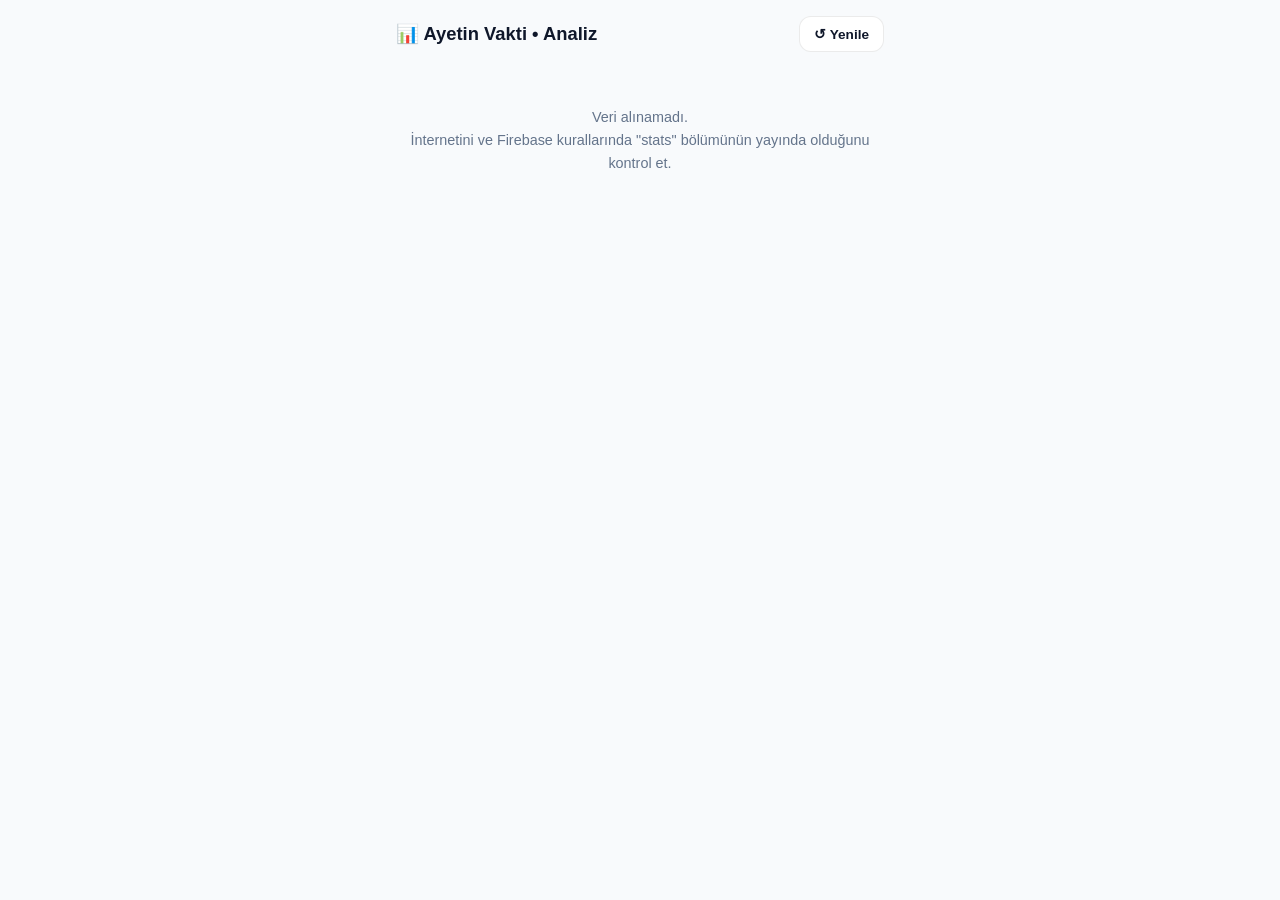
<file: analiz.html>
<!DOCTYPE html>
<html lang="tr">
<head>
<meta charset="UTF-8">
<meta name="viewport" content="width=device-width, initial-scale=1.0, viewport-fit=cover">
<meta name="robots" content="noindex, nofollow">
<meta name="theme-color" content="#0f172a">
<title>Ayetin Vakti • Analiz</title>
<script>
(function () {
    var t = null; try { t = localStorage.getItem('theme'); } catch (e) {}
    var light = t ? t === 'light' : !(window.matchMedia && matchMedia('(prefers-color-scheme: dark)').matches);
    if (light) document.documentElement.classList.add('light-mode');
})();
</script>
<style>
    :root { --bg-color:#0f172a; --card-bg:#1e293b; --text-color:#f8fafc; --text-muted:#94a3b8; --accent-color:#10b981; --border-color:rgba(255,255,255,0.08); color-scheme: dark; }
    html.light-mode { --bg-color:#f8fafc; --card-bg:#ffffff; --text-color:#0f172a; --text-muted:#64748b; --accent-color:#059669; --border-color:rgba(0,0,0,0.08); color-scheme: light; }
    html, body, button, a { touch-action: manipulation; }
    * { box-sizing: border-box; margin: 0; padding: 0; font-family: -apple-system, BlinkMacSystemFont, 'Segoe UI', Roboto, sans-serif; }
    body { background: var(--bg-color); color: var(--text-color); padding: env(safe-area-inset-top, 0px) 0 env(safe-area-inset-bottom, 0px); }
    .wrap { max-width: 520px; margin: 0 auto; padding: 16px; }
    .top { display: flex; justify-content: space-between; align-items: center; margin-bottom: 14px; }
    .top h1 { font-size: 1.15rem; }
    .btn { background: var(--card-bg); border: 1px solid var(--border-color); color: var(--text-color); border-radius: 12px; padding: 9px 14px; font-size: 0.85rem; font-weight: 600; cursor: pointer; text-decoration: none; }
    .card { background: var(--card-bg); border: 1px solid var(--border-color); border-radius: 18px; padding: 16px; margin-bottom: 14px; }
    .card h2 { font-size: 0.9rem; margin-bottom: 10px; }
    .grid { display: grid; grid-template-columns: 1fr 1fr; gap: 10px; margin-bottom: 14px; }
    .stat { background: var(--card-bg); border: 1px solid var(--border-color); border-radius: 16px; padding: 12px 14px; }
    .stat b { display: block; font-size: 1.5rem; color: var(--accent-color); }
    .stat span { font-size: 0.72rem; color: var(--text-muted); }
    .bars { display: flex; align-items: flex-end; gap: 2px; height: 120px; }
    .bars .col { flex: 1; height: 100%; display: flex; align-items: flex-end; position: relative; }
    .bars .v { width: 100%; background: color-mix(in srgb, var(--accent-color) 30%, transparent); border-radius: 3px 3px 0 0; position: relative; min-height: 1px; }
    .bars .u { position: absolute; left: 0; right: 0; bottom: 0; background: var(--accent-color); border-radius: 3px 3px 0 0; }
    .axis { display: flex; justify-content: space-between; font-size: 0.68rem; color: var(--text-muted); margin-top: 6px; }
    .legend { font-size: 0.7rem; color: var(--text-muted); margin-top: 8px; display: flex; gap: 12px; }
    .legend i { display: inline-block; width: 9px; height: 9px; border-radius: 2px; margin-inline-end: 4px; }
    .row { display: flex; align-items: center; gap: 8px; font-size: 0.8rem; padding: 6px 0; border-bottom: 1px dashed var(--border-color); }
    .row:last-child { border-bottom: 0; }
    .row .n { flex: 1; min-width: 0; }
    .row .bar { flex: 1.2; height: 6px; border-radius: 99px; background: rgba(128,128,128,0.2); overflow: hidden; }
    .row .bar i { display: block; height: 100%; background: var(--accent-color); border-radius: 99px; }
    .row .c { width: 64px; text-align: right; color: var(--text-muted); font-variant-numeric: tabular-nums; }
    .note { font-size: 0.72rem; color: var(--text-muted); text-align: center; padding: 6px 8px 18px; line-height: 1.5; }
    .msg { text-align: center; padding: 40px 10px; color: var(--text-muted); font-size: 0.9rem; line-height: 1.6; }
    @media (prefers-reduced-motion: no-preference) { .bars .v, .bars .u { transition: height 0.4s; } }
</style>
</head>
<body>
<div class="wrap">
    <div class="top">
        <h1>📊 Ayetin Vakti • Analiz</h1>
        <button class="btn" id="refresh">↺ Yenile</button>
    </div>
    <div id="out"><div class="msg">Yükleniyor…</div></div>
    <div class="note" id="note"></div>
</div>
<script>
(function () {
    var URL = 'https://ayetinvakti-3eb7f-default-rtdb.firebaseio.com/stats.json';
    var NAMES = { 'ana-sayfa': 'Ana sayfa', '5-5-namaz': '5-5 Namaz', 'namaz-ogretmeni': 'Namaz Öğretmeni', 'zikirmatik': 'Zikirmatik', 'gunun-ayeti': 'Günün Ayeti', 'ayarlar': 'Ayarlar', 'kuran-oku': 'Kur\'an-ı Kerim', 'namaz-vakitleri': 'Namaz Vakitleri', 'kible-pusulasi': 'Kıble Pusulası', 'islami-tabu': 'İslami Tabu', 'ayet-asistan': 'Ayet Asistan', 'dini-gunler': 'Dini Günler', 'yakindaki-camiler': 'Yakındaki Camiler', 'zekat-hesaplama': 'Zekat Hesaplama', 'ramazan-ozel-imsakiye': 'Ramazan İmsakiyesi', 'haftanin-hutbesi': 'Haftanın Hutbesi', 'gunluk-dualar': 'Günlük Dualar', 'siyer-i-nebi': 'Siyer-i Nebi', 'ilmihal': 'İlmihal', 'kaza-namazi': 'Kaza Namazı', 'esma': 'Esmaül Hüsna', 'diger': 'Diğer' };
    var LANG = { tr: 'Türkçe', en: 'İngilizce', ar: 'Arapça' }, MODE = { standalone: 'Uygulama (ana ekran)', browser: 'Tarayıcı' }, OS = { ios: 'iPhone / iPad', android: 'Android', other: 'Diğer' };
    var nf = new Intl.NumberFormat('tr-TR');
    function pad(n) { return (n < 10 ? '0' : '') + n; }
    function key(d) { return d.getFullYear() + '-' + pad(d.getMonth() + 1) + '-' + pad(d.getDate()); }
    function short(k) { var p = k.split('-'); return parseInt(p[2], 10) + '.' + parseInt(p[1], 10); }
    function esc(s) { return String(s).replace(/[&<>"]/g, function (c) { return { '&': '&amp;', '<': '&lt;', '>': '&gt;', '"': '&quot;' }[c]; }); }
    function sum(o) { var t = 0; for (var k in o) t += o[k] || 0; return t; }

    function dist(title, map, labels) {
        var tot = sum(map), keys = Object.keys(map).sort(function (a, b) { return map[b] - map[a]; });
        if (!tot) return '';
        return '<div class="card"><h2>' + title + '</h2>' + keys.map(function (k) {
            var pct = map[k] / tot * 100;
            return '<div class="row"><span class="n">' + esc(labels[k] || k) + '</span><span class="bar"><i style="width:' + pct.toFixed(1) + '%"></i></span><span class="c">%' + pct.toFixed(0) + '</span></div>';
        }).join('') + '</div>';
    }

    function render(s) {
        var out = document.getElementById('out');
        if (!s || !s.total) {
            out.innerHTML = '<div class="msg">Henüz veri yok.<br>Sayaç sayfalara eklenip ilk ziyaretler gelince burada görünecek.</div>';
            return;
        }
        var days = s.days || {}, now = new Date(), T = key(now), td = days[T] || {};
        var last = [], i, d, k;
        for (i = 29; i >= 0; i--) { d = new Date(now.getFullYear(), now.getMonth(), now.getDate() - i); k = key(d); last.push({ k: k, v: (days[k] && days[k].visits) || 0, u: (days[k] && days[k].devices) || 0 }); }
        var u7 = 0, u30 = 0, first = -1; last.forEach(function (x, idx) { u30 += x.u; if (idx >= 23) u7 += x.u; if (first < 0 && (x.u || x.v)) first = idx; });
        var span = first < 0 ? 1 : (30 - first), avg = u30 / span;
        var max = Math.max.apply(null, last.map(function (x) { return x.v; }).concat([1]));

        var pages30 = {}, lang30 = {}, mode30 = {}, os30 = {};
        function acc(into, from) { for (var q in (from || {})) into[q] = (into[q] || 0) + from[q]; }
        last.forEach(function (x) { var dd = days[x.k]; if (!dd) return; acc(pages30, dd.pages); acc(lang30, dd.lang); acc(mode30, dd.mode); acc(os30, dd.os); });
        var allPages = s.pages || {};
        var pkeys = Object.keys(allPages).sort(function (a, b) { return (pages30[b] || 0) - (pages30[a] || 0) || allPages[b] - allPages[a]; });
        var pmax = Math.max.apply(null, pkeys.map(function (p) { return pages30[p] || 0; }).concat([1]));

        var h = '<div class="grid">' +
            '<div class="stat"><b>' + nf.format(td.devices || 0) + '</b><span>Bugün ziyaretçi</span></div>' +
            '<div class="stat"><b>' + nf.format(u7) + '</b><span>Son 7 gün (günlük kişi toplamı)</span></div>' +
            '<div class="stat"><b>' + nf.format(s.total.devices || 0) + '</b><span>Toplam ziyaretçi (benzersiz cihaz)</span></div>' +
            '<div class="stat"><b>' + new Intl.NumberFormat('tr-TR', { maximumFractionDigits: avg < 10 ? 1 : 0 }).format(avg) + '</b><span>Günlük ortalama ziyaretçi</span></div>' +
            '<div class="stat"><b>' + nf.format(td.visits || 0) + '</b><span>Bugün açılış (oturum)</span></div>' +
            '<div class="stat"><b>' + nf.format(s.total.visits || 0) + '</b><span>Toplam açılış (oturum)</span></div></div>';

        h += '<div class="card"><h2>Son 30 gün: ziyaretçi ve açılış</h2><div class="bars">' + last.map(function (x) {
            return '<div class="col" title="' + short(x.k) + ': ' + x.u + ' ziyaretçi, ' + x.v + ' açılış"><div class="v" style="height:' + (x.v / max * 100).toFixed(1) + '%"><div class="u" style="height:' + (x.v ? Math.min(100, x.u / x.v * 100) : 0).toFixed(1) + '%"></div></div></div>';
        }).join('') + '</div><div class="axis"><span>' + short(last[0].k) + '</span><span>' + short(last[14].k) + '</span><span>' + short(last[29].k) + '</span></div>' +
            '<div class="legend"><span><i style="background:color-mix(in srgb,var(--accent-color) 30%,transparent)"></i>açılış</span><span><i style="background:var(--accent-color)"></i>ziyaretçi (benzersiz cihaz)</span></div></div>';

        if (pkeys.length) {
            h += '<div class="card"><h2>Sayfalar: kaç cihaz açtı (son 30 gün / toplam)</h2>' + pkeys.map(function (p) {
                return '<div class="row"><span class="n">' + esc(NAMES[p] || p) + '</span><span class="bar"><i style="width:' + ((pages30[p] || 0) / pmax * 100).toFixed(1) + '%"></i></span><span class="c">' + nf.format(pages30[p] || 0) + ' / ' + nf.format(allPages[p]) + '</span></div>';
            }).join('') + '</div>';
        }
        h += dist('Uygulama mı, tarayıcı mı? (30 gün)', mode30, MODE) + dist('Cihaz (30 gün)', os30, OS) + dist('Dil (30 gün)', lang30, LANG);
        out.innerHTML = h;
        document.getElementById('note').innerHTML = 'Sayılar anonim ve toplu; kişi bilgisi tutulmaz. "Ziyaretçi" bir cihazın günde bir kez sayılmasıdır; aynı kişi hem tarayıcıdan hem uygulamadan girerse 2, tarayıcı verisini silerse yeniden sayılır. "Açılış" çık-gir yapınca artar.<br>Panel sürümü 4 • Son güncelleme: ' + now.toLocaleTimeString('tr-TR', { hour: '2-digit', minute: '2-digit' });
    }

    function load() {
        var out = document.getElementById('out');
        fetch(URL, { cache: 'no-store' }).then(function (r) {
            if (!r.ok) throw new Error(r.status);
            return r.json();
        }).then(render).catch(function () {
            out.innerHTML = '<div class="msg">Veri alınamadı.<br>İnternetini ve Firebase kurallarında "stats" bölümünün yayında olduğunu kontrol et.</div>';
        });
    }
    document.getElementById('refresh').onclick = load;
    load();
})();
</script>
</body>
</html>
</file>
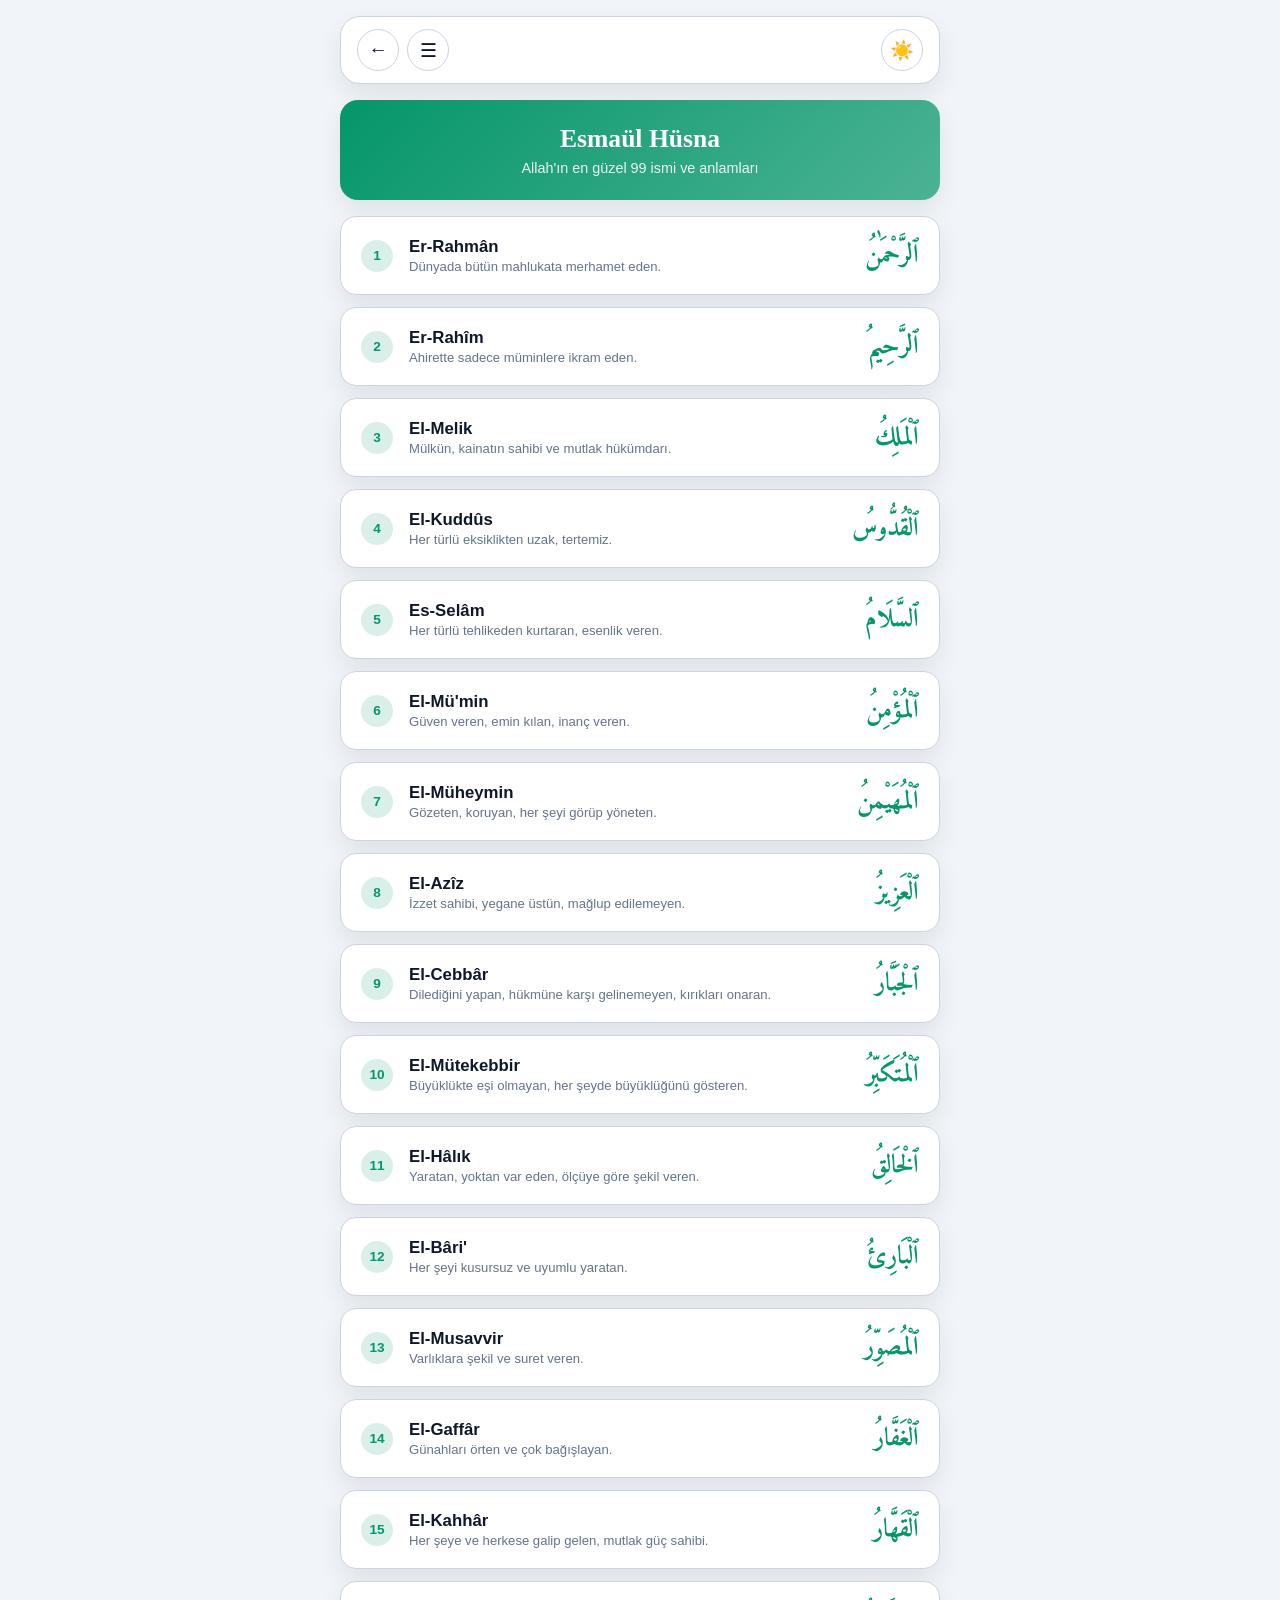
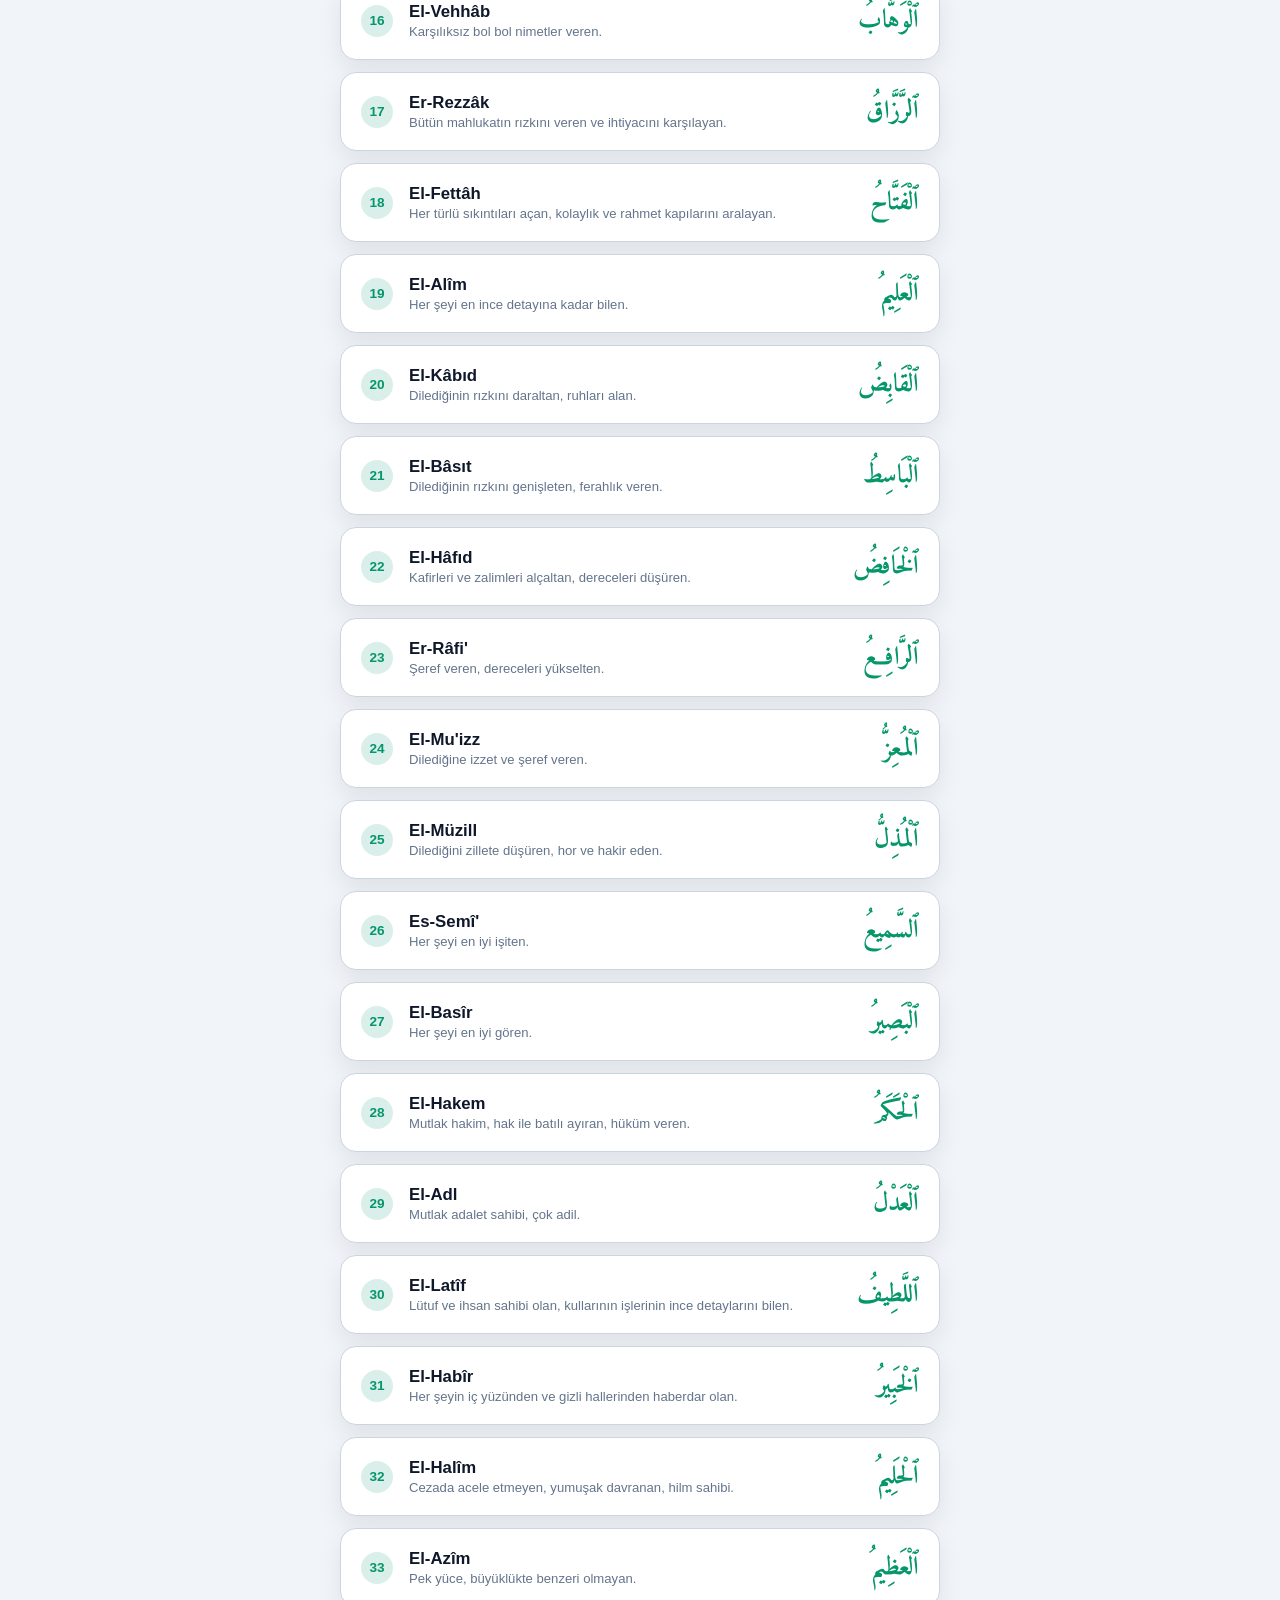
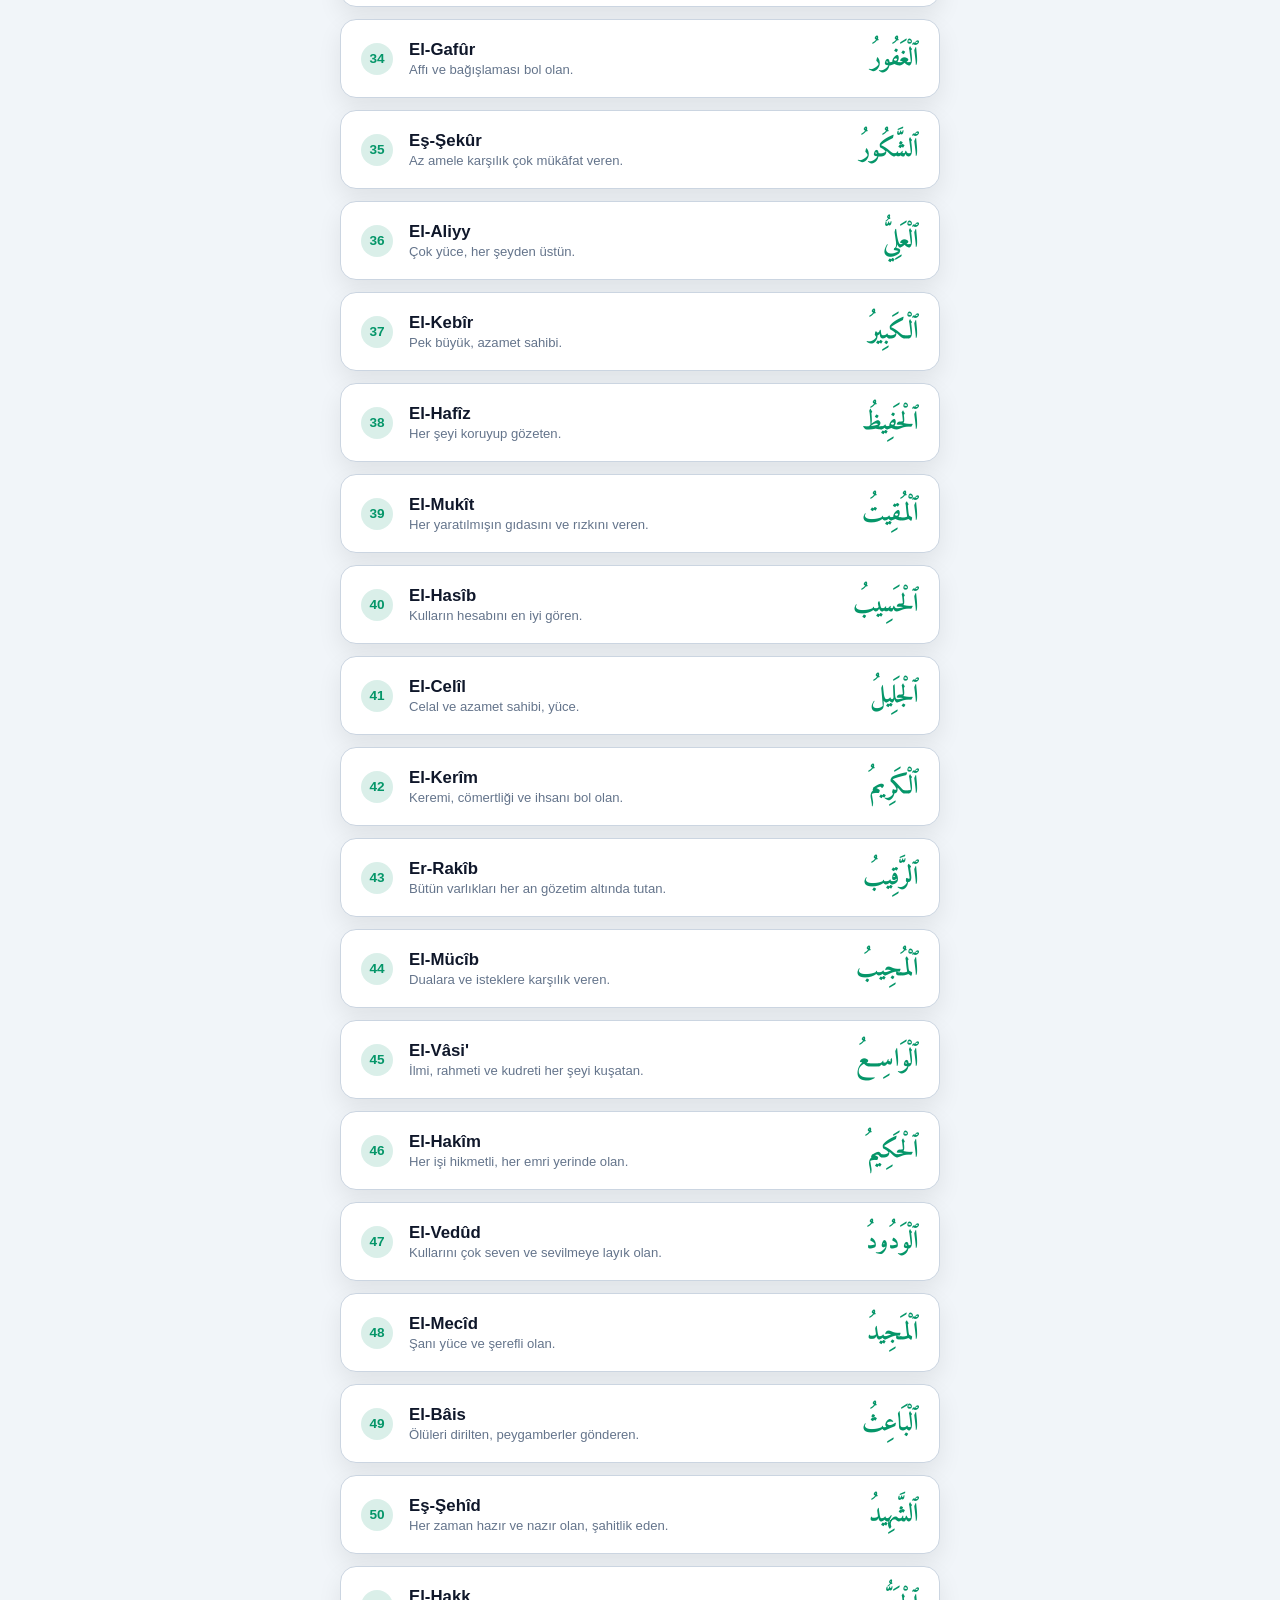
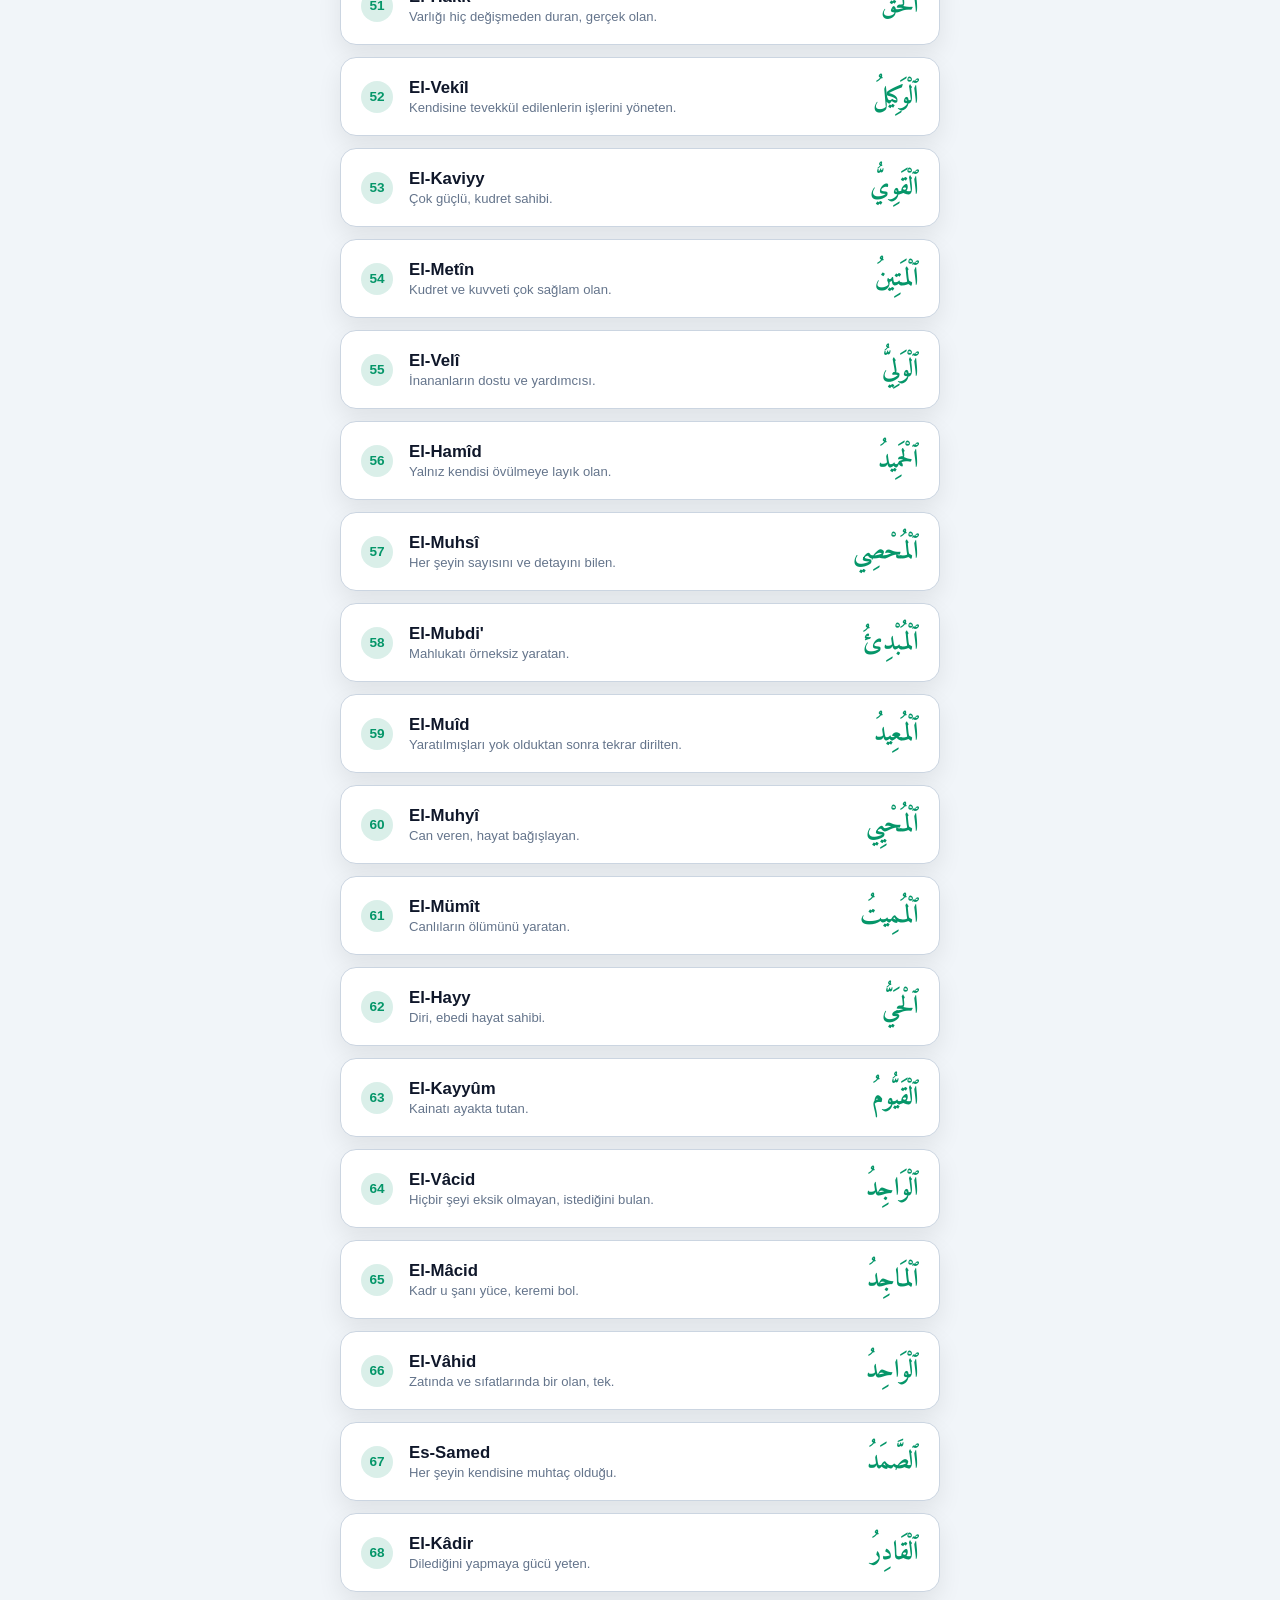
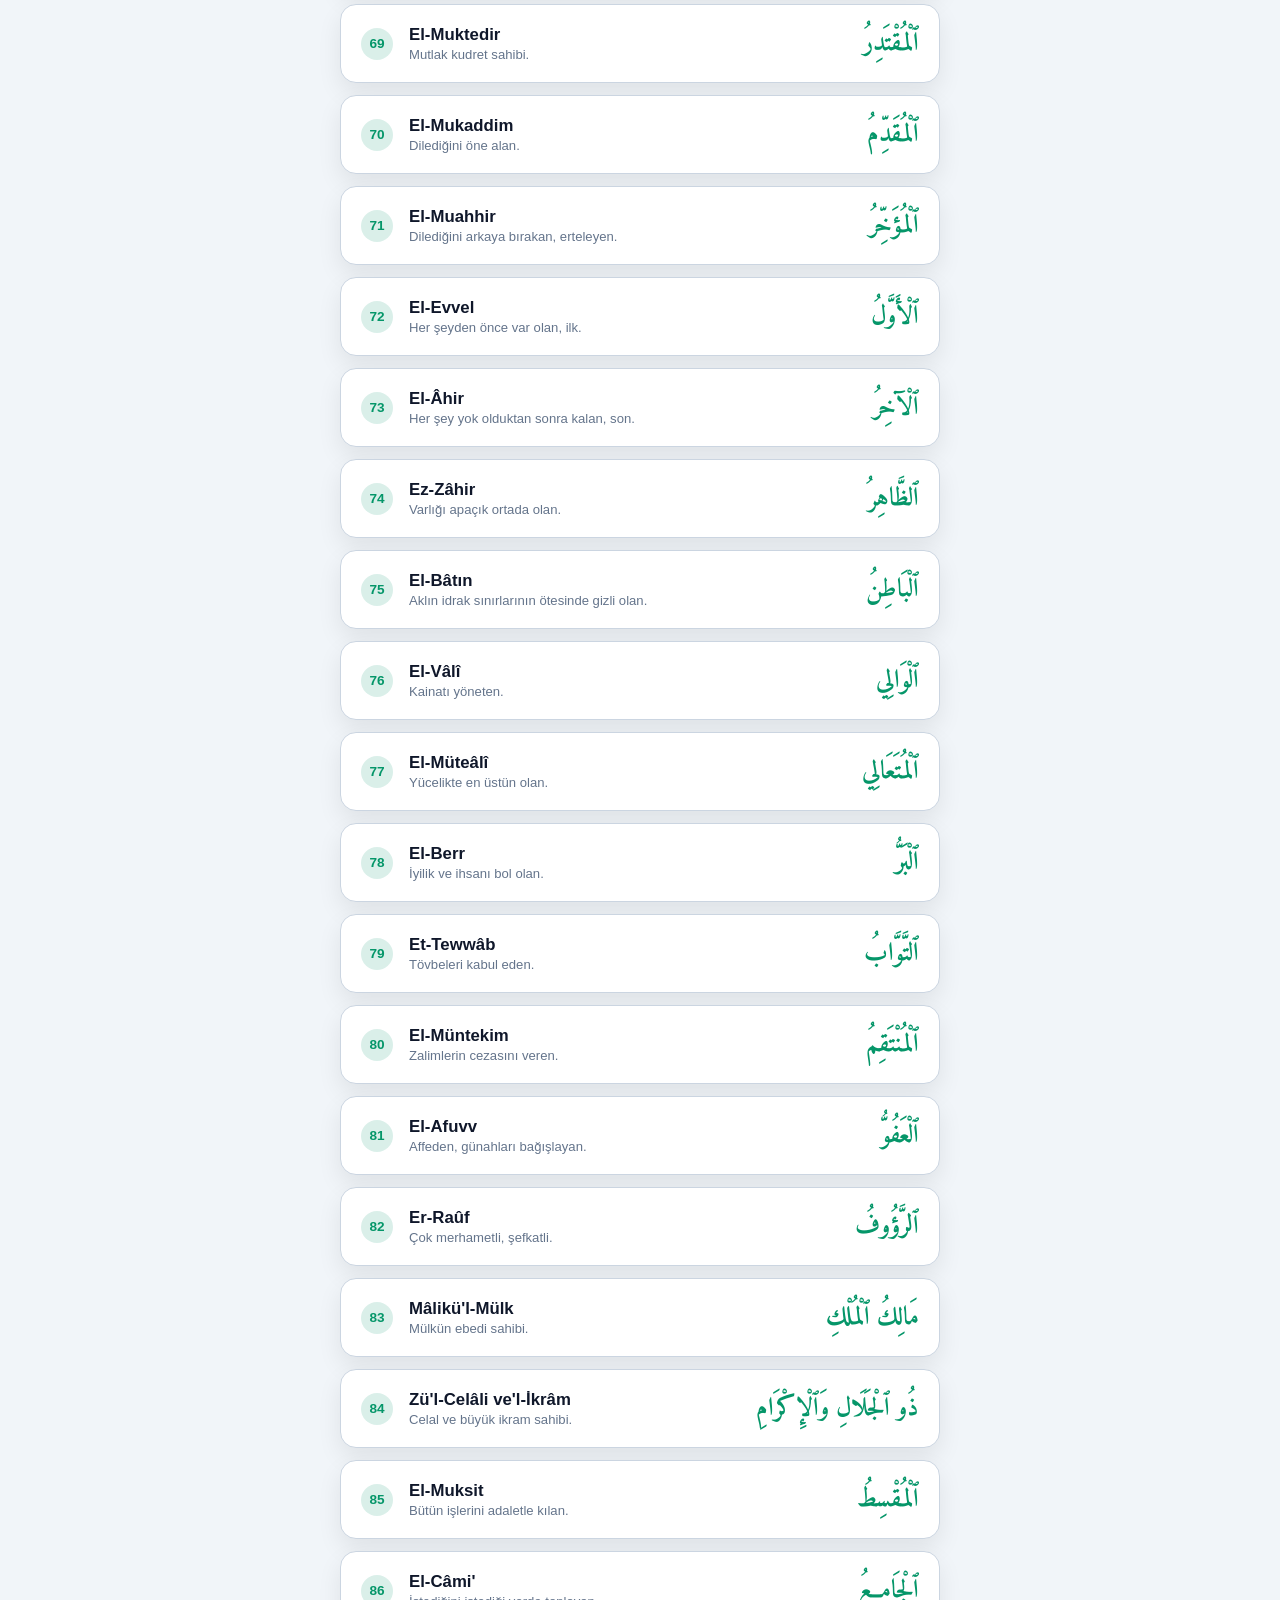
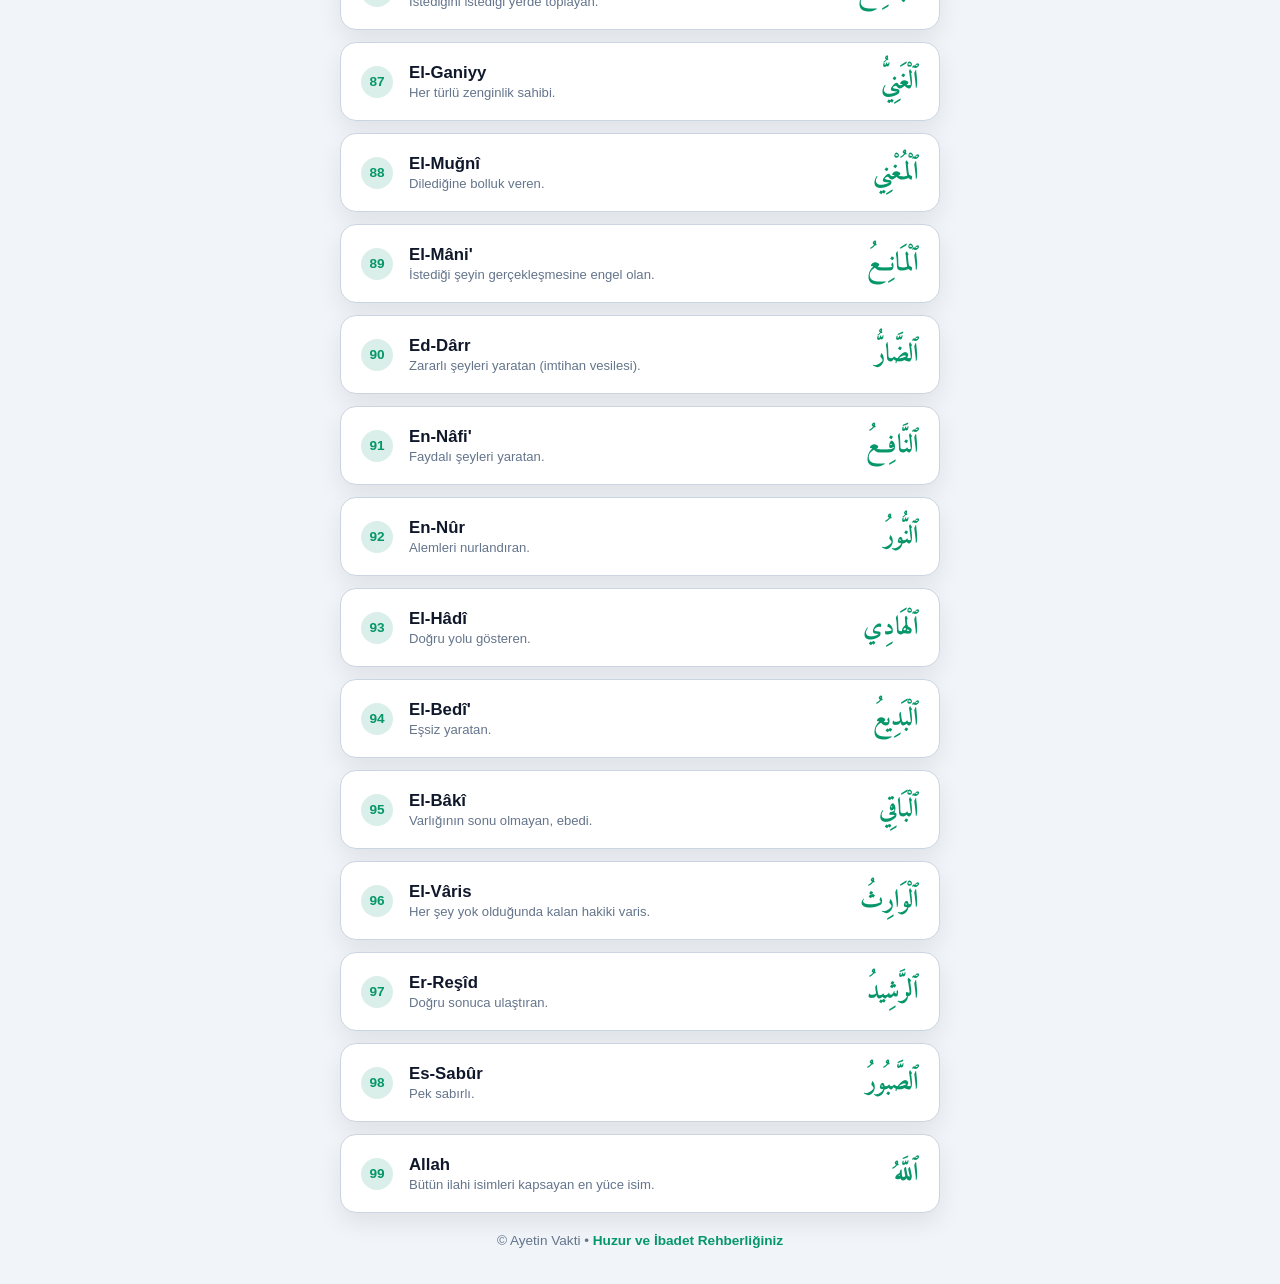
<file: esma.html>
<!DOCTYPE html>
<html lang="tr">
<head>
    <script src="https://ayetinvakti.github.io/finish.js?v=3"></script>
    <script src="https://ayetinvakti.github.io/menu.js" defer></script>
    <meta http-equiv="Cache-Control" content="no-cache, no-store, must-revalidate">
    <meta http-equiv="Pragma" content="no-cache">
    <meta http-equiv="Expires" content="0">
    <meta charset="UTF-8">
    <meta name="viewport" content="width=device-width, initial-scale=1.0">
    <title>Esmaül Hüsna | Ayetin Vakti</title>
    <meta name="description" content="Allah'ın en güzel 99 ismi, Arapça yazılışı ve anlamlarıyla. Ücretsiz ve reklamsız.">
    <link rel="canonical" href="https://ayetinvakti.github.io/esma.html">
    <meta name="robots" content="index, follow, max-image-preview:large">
    <meta property="og:site_name" content="Ayetin Vakti">
    <meta property="og:locale" content="tr_TR">
    <meta property="og:url" content="https://ayetinvakti.github.io/esma.html">
    <meta property="og:title" content="Esmaül Hüsna | Ayetin Vakti">
    <meta property="og:description" content="Allah'ın en güzel 99 ismi, Arapça yazılışı ve anlamlarıyla. Ücretsiz ve reklamsız.">
    <meta property="og:type" content="website">
    <meta property="og:image" content="https://ayetinvakti.github.io/og-image.png">
    <meta property="og:image:width" content="1200">
    <meta property="og:image:height" content="630">
    <meta name="twitter:card" content="summary_large_image">
    <meta name="twitter:title" content="Esmaül Hüsna | Ayetin Vakti">
    <meta name="twitter:description" content="Allah'ın en güzel 99 ismi, Arapça yazılışı ve anlamlarıyla. Ücretsiz ve reklamsız.">
    <meta name="twitter:image" content="https://ayetinvakti.github.io/og-image.png">
    <meta name="theme-color" content="#0f172a">

    <link rel="preconnect" href="https://fonts.googleapis.com">
    <link rel="preconnect" href="https://fonts.gstatic.com" crossorigin>
    <link href="https://fonts.googleapis.com/css2?family=Amiri:ital,wght@0,400;0,700;1,400&display=swap" rel="stylesheet">
    
    <script>
        // Tema, özel renk paleti ve dil (titremeyi önlemek için en başta çalışır)
        (function () {
            const d = document.documentElement;
            const savedTheme = localStorage.getItem('theme');
            const systemPrefersDark = window.matchMedia && window.matchMedia('(prefers-color-scheme: dark)').matches;
            const isLight = savedTheme === 'light' || (!savedTheme && !systemPrefersDark);
            if (isLight) d.classList.add('light-mode');
            const a = localStorage.getItem('custom_accent');
            const t = localStorage.getItem('custom_text');
            const b = localStorage.getItem('custom_bg');
            if (a) d.style.setProperty('--accent-color', a);
            if (t) d.style.setProperty('--text-color', t);
            if (b) {
                d.style.setProperty('--bg-color', b);
                d.style.setProperty('--card-bg', b);
            }
            // Özel arka plan var, yazı rengi seçilmemişse okunabilir renkleri zeminin açıklığına göre seç
            if (b && !t) {
                const m = /^#([0-9a-f]{6})$/i.exec(b.trim());
                if (m) {
                    const n = parseInt(m[1], 16);
                    const lin = c => { c /= 255; return c <= 0.03928 ? c / 12.92 : Math.pow((c + 0.055) / 1.055, 2.4); };
                    const L = 0.2126 * lin(n >> 16) + 0.7152 * lin((n >> 8) & 255) + 0.0722 * lin(n & 255);
                    const bgIsLight = L > 0.18;
                    d.style.setProperty('--text-color', bgIsLight ? '#0f172a' : '#f8fafc');
                    d.style.setProperty('--text-muted', bgIsLight ? '#475569' : '#cbd5e1');
                    d.style.setProperty('--border-color', bgIsLight ? 'rgba(15,23,42,0.18)' : 'rgba(248,250,252,0.22)');
                }
            }
            // Safari üst/alt çubuğu sayfa zemin rengine uysun
            const meta = document.querySelector('meta[name="theme-color"]');
            if (meta) meta.setAttribute('content', b || (isLight ? '#f1f5f9' : '#0f172a'));

            // Dil
            const savedLang = localStorage.getItem('user_lang') || 'tr';
            d.lang = savedLang;
            d.dir = savedLang === 'ar' ? 'rtl' : 'ltr';
        })();
    </script>

    <style>
        /* Gece Teması (Varsayılan Koyu Mode) */
        :root {
            --bg-color: #0f172a;
            --card-bg: #1e293b;
            --accent-color: #10b981;
            --text-color: #f8fafc;
            --text-muted: #94a3b8;
            --border-color: #334155;
            --shadow: 0 10px 25px rgba(0, 0, 0, 0.4);
            --font-family: -apple-system, BlinkMacSystemFont, 'Segoe UI', Roboto, sans-serif;
            color-scheme: dark;
        }

        /* Gündüz Teması (Açık Mod) */
        html.light-mode {
            --bg-color: #f1f5f9;
            --card-bg: #ffffff;
            --accent-color: #059669;
            --text-color: #0f172a;
            --text-muted: #64748b;
            --border-color: #cbd5e1;
            --shadow: 0 10px 25px rgba(0, 0, 0, 0.08);
            color-scheme: light;
        }

        /* Tuşlara ard arda basınca sayfa yakınlaşmasın */
        html, body, button, a, select, input, label, [onclick] { touch-action: manipulation; }

        html[lang="ar"] {
            --font-family: 'Amiri', 'Traditional Arabic', serif;
        }

        * {
            box-sizing: border-box;
            margin: 0;
            padding: 0;
            -webkit-tap-highlight-color: transparent;
        }

        body {
            font-family: var(--font-family);
            background-color: var(--bg-color);
            color: var(--text-color);
            min-height: 100vh;
            display: flex;
            flex-direction: column;
            align-items: center;
            padding: 16px;
            transition: background-color 0.3s ease, color 0.3s ease, border-color 0.3s ease;
        }

        .container {
            width: 100%;
            max-width: 600px;
            display: flex;
            flex-direction: column;
            gap: 16px;
        }

        .navbar {
            width: 100%;
            display: flex;
            align-items: center;
            justify-content: space-between;
            padding: 12px 16px;
            background-color: var(--card-bg);
            border: 1px solid var(--border-color);
            border-radius: 20px;
            box-shadow: var(--shadow);
            transition: background-color 0.3s ease, border-color 0.3s ease;
        }

        .nav-controls {
            display: flex;
            gap: 8px;
        }

        .nav-btn {
            width: 42px;
            height: 42px;
            background-color: var(--card-bg);
            border: 1px solid var(--border-color);
            border-radius: 50%;
            display: flex;
            align-items: center;
            justify-content: center;
            color: var(--text-color);
            font-size: 1.2rem;
            cursor: pointer;
            text-decoration: none;
            transition: 0.2s;
        }

        @media (hover: hover) {
            .nav-btn:hover {
                border-color: var(--accent-color);
                color: var(--accent-color);
            }
        }


        /* Üst çubuk başlığı (Arapça hat) */
        .nav-group { display: flex; align-items: center; gap: 8px; }

        /* Üst çubuk başlığı (Arapça hat) çubuktan kaldırıldı; JS'in bulabilmesi için DOM'da gizli duruyor */
        .nav-title {
            display: none;
        }

        .nav-title-ar {
            font-family: 'Amiri', 'Traditional Arabic', serif;
            font-size: 1.55rem;
            font-weight: 700;
            color: var(--accent-color);
            white-space: nowrap;
            overflow: hidden;
            text-overflow: ellipsis;
        }

        .nav-title-sub {
            font-size: 0.72rem;
            color: var(--text-muted);
            letter-spacing: 0.04em;
            margin-top: 2px;
        }

        .action-btn:disabled {
            opacity: 0.55;
            cursor: not-allowed;
        }

        .page-header {
            background: linear-gradient(135deg, var(--accent-color) 0%, color-mix(in srgb, var(--accent-color) 70%, transparent) 100%);
            border-radius: 18px;
            padding: 24px;
            text-align: center;
            color: #ffffff;
            box-shadow: var(--shadow);
            transition: background 0.3s ease;
        }

        .page-header h1 {
            font-size: 1.6rem;
            margin-bottom: 6px;
            font-family: 'Georgia', serif;
        }

        .page-header p {
            font-size: 0.9rem;
            opacity: 0.9;
        }

        .esma-grid {
            display: grid;
            grid-template-columns: 1fr;
            gap: 12px;
        }

        .esma-card {
            background-color: var(--card-bg);
            border: 1px solid var(--border-color);
            border-radius: 16px;
            padding: 16px 20px;
            display: flex;
            align-items: center;
            justify-content: space-between;
            box-shadow: var(--shadow);
            cursor: pointer;
            transition: transform 0.2s ease, border-color 0.2s ease, background-color 0.3s ease;
        }

        @media (hover: hover) {
            .esma-card:hover {
                border-color: var(--accent-color);
                transform: translateY(-2px);
            }
        }

        .esma-left {
            display: flex;
            align-items: center;
            gap: 16px;
        }

        .esma-number {
            width: 32px;
            height: 32px;
            background: color-mix(in srgb, var(--accent-color) 15%, transparent);
            color: var(--accent-color);
            border-radius: 50%;
            display: flex;
            align-items: center;
            justify-content: center;
            font-size: 0.85rem;
            font-weight: bold;
            flex-shrink: 0;
        }

        .esma-info h3 {
            font-size: 1.05rem;
            font-weight: 700;
            color: var(--text-color);
            margin-bottom: 2px;
        }

        .esma-info p {
            font-size: 0.82rem;
            color: var(--text-muted);
        }

        .esma-arabic-text {
            font-size: 1.6rem;
            font-family: 'Georgia', 'Amiri', serif;
            font-weight: bold;
            color: var(--accent-color);
            text-align: right;
        }

        /* MODAL STİLLERİ */
        .modal-overlay {
            position: fixed;
            top: 0;
            left: 0;
            width: 100%;
            height: 100%;
            background-color: rgba(0, 0, 0, 0.6);
            backdrop-filter: blur(4px);
            display: flex;
            align-items: center;
            justify-content: center;
            padding: 16px;
            z-index: 1000;
            opacity: 0;
            pointer-events: none;
            transition: opacity 0.3s ease;
        }

        .modal-overlay.active {
            opacity: 1;
            pointer-events: auto;
        }

        .modal-card {
            background-color: var(--card-bg);
            border: 1px solid var(--border-color);
            border-radius: 24px;
            width: 100%;
            max-width: 480px;
            padding: 24px;
            display: flex;
            flex-direction: column;
            gap: 16px;
            box-shadow: var(--shadow);
            transform: scale(0.95);
            transition: transform 0.3s ease;
        }

        .modal-overlay.active .modal-card {
            transform: scale(1);
        }

        .modal-header {
            display: flex;
            justify-content: space-between;
            align-items: center;
            border-bottom: 1px solid var(--border-color);
            padding-bottom: 10px;
        }

        .modal-arabic-title {
            font-family: 'Amiri', serif;
            font-size: 2.5rem;
            color: var(--accent-color);
            text-align: center;
            margin: 4px 0;
        }

        .modal-body {
            display: flex;
            flex-direction: column;
            gap: 12px;
            font-size: 0.95rem;
            line-height: 1.5;
            color: var(--text-color);
        }

        .modal-body div strong {
            color: var(--accent-color);
        }

        .modal-actions {
            display: flex;
            gap: 10px;
            margin-top: 8px;
        }

        .action-btn {
            flex: 1;
            padding: 12px;
            border-radius: 12px;
            border: 1px solid var(--border-color);
            background-color: var(--card-bg);
            color: var(--text-color);
            font-weight: 600;
            cursor: pointer;
            display: flex;
            align-items: center;
            justify-content: center;
            gap: 8px;
            transition: 0.2s;
        }

        @media (hover: hover) {
            .action-btn:hover {
                border-color: var(--accent-color);
            }
        }

        .action-btn.primary {
            background-color: var(--accent-color);
            color: #ffffff;
            border-color: var(--accent-color);
        }

        .close-modal-btn {
            background: none;
            border: none;
            color: var(--text-muted);
            font-size: 1.2rem;
            cursor: pointer;
        }

        .footer {
            margin: 20px 0;
            text-align: center;
            font-size: 0.85rem;
            color: var(--text-muted);
        }

        .footer span {
            color: var(--accent-color);
            font-weight: 600;
        }

        html[dir="rtl"] .esma-arabic-text {
            text-align: left;
        }
        html[dir="rtl"] .nav-btn#back-btn {
            transform: scaleX(-1);
        }
    </style>
</head>
<body>

<div class="container">
    <header class="navbar fin-card">
        <div class="nav-group">
            <a href="https://ayetinvakti.github.io/" class="nav-btn fin-btn" id="back-btn" title="Geri Dön" aria-label="Geri Dön">←</a>
            <button class="nav-btn fin-btn" data-drawer-toggle aria-label="Menü" aria-controls="avmDrawer" title="Menü">☰</button>
        </div>
        <div class="nav-title">
            <div class="nav-title-ar" lang="ar">أَسْمَاءُ ٱللَّهِ ٱلْحُسْنَىٰ</div>
            <div class="nav-title-sub" id="nav-sub">99</div>
        </div>
        <div class="nav-controls">
            <button id="theme-toggle" class="nav-btn fin-btn" title="Temayı Değiştir" aria-label="Temayı Değiştir" onclick="toggleTheme()">🌙</button>
        </div>
    </header>

    <div class="page-header">
        <h1 id="page-title">Esmaül Hüsna</h1>
        <p id="page-desc">Allah'ın en güzel 99 ismi ve anlamları</p>
    </div>

    <div class="esma-grid" id="esma-list">
        <!-- 99 Esma JavaScript ile dinamik basılacak -->
    </div>
</div>

<!-- DETAY MODALI -->
<div class="modal-overlay" id="esmaModal" onclick="closeModalOnOutside(event)">
    <div class="modal-card">
        <div class="modal-header">
            <span id="modalNumber" class="esma-number">1</span>
            <button class="close-modal-btn" onclick="closeModal()">✕</button>
        </div>
        <div class="modal-arabic-title" id="modalArabic" lang="ar">ٱلرَّحْمَٰنُ</div>
        <div style="text-align: center; font-size: 1.15rem; font-weight: 700; color: var(--text-color);" id="modalName">Er-Rahmân</div>
        
        <div class="modal-body">
            <div><strong id="meaning-label">Anlamı:</strong> <span id="modalMeaning">Dünyada bütün mahlukata merhamet eden, bağışlayan.</span></div>
        </div>

        <div class="modal-actions">
            <button class="action-btn fin-btn primary" id="listen-btn" onclick="toggleEsmaAudio()">
                <span id="listen-icon">🔊</span> <span id="listen-text">İsmi Dinle</span>
            </button>
            <button class="action-btn fin-btn" onclick="closeModal()" id="close-text">Kapat</button>
        </div>
    </div>
</div>

<div class="footer" id="footer-text">
    © Ayetin Vakti • <span id="footer-span">Huzur ve İbadet Rehberliğiniz</span>
</div>

<script>
    // --- 99 ESMA-ÜL HÜSNA LİSTESİ ---
    const esmaData = [
        { id: 1, name: "Er-Rahmân", arabic: "ٱلرَّحْمَٰنُ", meaning: "Dünyada bütün mahlukata merhamet eden." },
        { id: 2, name: "Er-Rahîm", arabic: "ٱلرَّحِيمُ", meaning: "Ahirette sadece müminlere ikram eden." },
        { id: 3, name: "El-Melik", arabic: "ٱلْمَلِكُ", meaning: "Mülkün, kainatın sahibi ve mutlak hükümdarı." },
        { id: 4, name: "El-Kuddûs", arabic: "ٱلْقُدُّوسُ", meaning: "Her türlü eksiklikten uzak, tertemiz." },
        { id: 5, name: "Es-Selâm", arabic: "ٱلسَّلَامُ", meaning: "Her türlü tehlikeden kurtaran, esenlik veren." },
        { id: 6, name: "El-Mü'min", arabic: "ٱلْمُؤْمِنُ", meaning: "Güven veren, emin kılan, inanç veren." },
        { id: 7, name: "El-Müheymin", arabic: "ٱلْمُهَيْمِنُ", meaning: "Gözeten, koruyan, her şeyi görüp yöneten." },
        { id: 8, name: "El-Azîz", arabic: "ٱلْعَزِيزُ", meaning: "İzzet sahibi, yegane üstün, mağlup edilemeyen." },
        { id: 9, name: "El-Cebbâr", arabic: "ٱلْجَبَّارُ", meaning: "Dilediğini yapan, hükmüne karşı gelinemeyen, kırıkları onaran." },
        { id: 10, name: "El-Mütekebbir", arabic: "ٱلْمُتَكَبِّرُ", meaning: "Büyüklükte eşi olmayan, her şeyde büyüklüğünü gösteren." },
        { id: 11, name: "El-Hâlık", arabic: "ٱلْخَالِقُ", meaning: "Yaratan, yoktan var eden, ölçüye göre şekil veren." },
        { id: 12, name: "El-Bâri'", arabic: "ٱلْبَارِئُ", meaning: "Her şeyi kusursuz ve uyumlu yaratan." },
        { id: 13, name: "El-Musavvir", arabic: "ٱلْمُصَوِّرُ", meaning: "Varlıklara şekil ve suret veren." },
        { id: 14, name: "El-Gaffâr", arabic: "ٱلْغَفَّارُ", meaning: "Günahları örten ve çok bağışlayan." },
        { id: 15, name: "El-Kahhâr", arabic: "ٱلْقَهَّارُ", meaning: "Her şeye ve herkese galip gelen, mutlak güç sahibi." },
        { id: 16, name: "El-Vehhâb", arabic: "ٱلْوَهَّابُ", meaning: "Karşılıksız bol bol nimetler veren." },
        { id: 17, name: "Er-Rezzâk", arabic: "ٱلرَّزَّاقُ", meaning: "Bütün mahlukatın rızkını veren ve ihtiyacını karşılayan." },
        { id: 18, name: "El-Fettâh", arabic: "ٱلْفَتَّاحُ", meaning: "Her türlü sıkıntıları açan, kolaylık ve rahmet kapılarını aralayan." },
        { id: 19, name: "El-Alîm", arabic: "ٱلْعَلِيمُ", meaning: "Her şeyi en ince detayına kadar bilen." },
        { id: 20, name: "El-Kâbıd", arabic: "ٱلْقَابِضُ", meaning: "Dilediğinin rızkını daraltan, ruhları alan." },
        { id: 21, name: "El-Bâsıt", arabic: "ٱلْبَاسِطُ", meaning: "Dilediğinin rızkını genişleten, ferahlık veren." },
        { id: 22, name: "El-Hâfıd", arabic: "ٱلْخَافِضُ", meaning: "Kafirleri ve zalimleri alçaltan, dereceleri düşüren." },
        { id: 23, name: "Er-Râfi'", arabic: "ٱلرَّافِعُ", meaning: "Şeref veren, dereceleri yükselten." },
        { id: 24, name: "El-Mu'izz", arabic: "ٱلْمُعِزُّ", meaning: "Dilediğine izzet ve şeref veren." },
        { id: 25, name: "El-Müzill", arabic: "ٱلْمُذِلُّ", meaning: "Dilediğini zillete düşüren, hor ve hakir eden." },
        { id: 26, name: "Es-Semî'", arabic: "ٱلسَّمِيعُ", meaning: "Her şeyi en iyi işiten." },
        { id: 27, name: "El-Basîr", arabic: "ٱلْبَصِيرُ", meaning: "Her şeyi en iyi gören." },
        { id: 28, name: "El-Hakem", arabic: "ٱلْحَكَمُ", meaning: "Mutlak hakim, hak ile batılı ayıran, hüküm veren." },
        { id: 29, name: "El-Adl", arabic: "ٱلْعَدْلُ", meaning: "Mutlak adalet sahibi, çok adil." },
        { id: 30, name: "El-Latîf", arabic: "ٱللَّطِيفُ", meaning: "Lütuf ve ihsan sahibi olan, kullarının işlerinin ince detaylarını bilen." },
        { id: 31, name: "El-Habîr", arabic: "ٱلْخَبِيرُ", meaning: "Her şeyin iç yüzünden ve gizli hallerinden haberdar olan." },
        { id: 32, name: "El-Halîm", arabic: "ٱلْحَلِيمُ", meaning: "Cezada acele etmeyen, yumuşak davranan, hilm sahibi." },
        { id: 33, name: "El-Azîm", arabic: "ٱلْعَظِيمُ", meaning: "Pek yüce, büyüklükte benzeri olmayan." },
        { id: 34, name: "El-Gafûr", arabic: "ٱلْغَفُورُ", meaning: "Affı ve bağışlaması bol olan." },
        { id: 35, name: "Eş-Şekûr", arabic: "ٱلشَّكُورُ", meaning: "Az amele karşılık çok mükâfat veren." },
        { id: 36, name: "El-Aliyy", arabic: "ٱلْعَلِيُّ", meaning: "Çok yüce, her şeyden üstün." },
        { id: 37, name: "El-Kebîr", arabic: "ٱلْكَبِيرُ", meaning: "Pek büyük, azamet sahibi." },
        { id: 38, name: "El-Hafîz", arabic: "ٱلْحَفِيظُ", meaning: "Her şeyi koruyup gözeten." },
        { id: 39, name: "El-Mukît", arabic: "ٱلْمُقِيتُ", meaning: "Her yaratılmışın gıdasını ve rızkını veren." },
        { id: 40, name: "El-Hasîb", arabic: "ٱلْحَسِيبُ", meaning: "Kulların hesabını en iyi gören." },
        { id: 41, name: "El-Celîl", arabic: "ٱلْجَلِيلُ", meaning: "Celal ve azamet sahibi, yüce." },
        { id: 42, name: "El-Kerîm", arabic: "ٱلْكَرِيمُ", meaning: "Keremi, cömertliği ve ihsanı bol olan." },
        { id: 43, name: "Er-Rakîb", arabic: "ٱلرَّقِيبُ", meaning: "Bütün varlıkları her an gözetim altında tutan." },
        { id: 44, name: "El-Mücîb", arabic: "ٱلْمُجِيبُ", meaning: "Dualara ve isteklere karşılık veren." },
        { id: 45, name: "El-Vâsi'", arabic: "ٱلْوَاسِعُ", meaning: "İlmi, rahmeti ve kudreti her şeyi kuşatan." },
        { id: 46, name: "El-Hakîm", arabic: "ٱلْحَكِيمُ", meaning: "Her işi hikmetli, her emri yerinde olan." },
        { id: 47, name: "El-Vedûd", arabic: "ٱلْوَدُودُ", meaning: "Kullarını çok seven ve sevilmeye layık olan." },
        { id: 48, name: "El-Mecîd", arabic: "ٱلْمَجِيدُ", meaning: "Şanı yüce ve şerefli olan." },
        { id: 49, name: "El-Bâis", arabic: "ٱلْبَاعِثُ", meaning: "Ölüleri dirilten, peygamberler gönderen." },
        { id: 50, name: "Eş-Şehîd", arabic: "ٱلشَّهِيدُ", meaning: "Her zaman hazır ve nazır olan, şahitlik eden." },
        { id: 51, name: "El-Hakk", arabic: "ٱلْحَقُّ", meaning: "Varlığı hiç değişmeden duran, gerçek olan." },
        { id: 52, name: "El-Vekîl", arabic: "ٱلْوَكِيلُ", meaning: "Kendisine tevekkül edilenlerin işlerini yöneten." },
        { id: 53, name: "El-Kaviyy", arabic: "ٱلْقَوِيُّ", meaning: "Çok güçlü, kudret sahibi." },
        { id: 54, name: "El-Metîn", arabic: "ٱلْمَتِينُ", meaning: "Kudret ve kuvveti çok sağlam olan." },
        { id: 55, name: "El-Velî", arabic: "ٱلْوَلِيُّ", meaning: "İnananların dostu ve yardımcısı." },
        { id: 56, name: "El-Hamîd", arabic: "ٱلْحَمِيدُ", meaning: "Yalnız kendisi övülmeye layık olan." },
        { id: 57, name: "El-Muhsî", arabic: "ٱلْمُحْصِي", meaning: "Her şeyin sayısını ve detayını bilen." },
        { id: 58, name: "El-Mubdi'", arabic: "ٱلْمُبْدِئُ", meaning: "Mahlukatı örneksiz yaratan." },
        { id: 59, name: "El-Muîd", arabic: "ٱلْمُعِيدُ", meaning: "Yaratılmışları yok olduktan sonra tekrar dirilten." },
        { id: 60, name: "El-Muhyî", arabic: "ٱلْمُحْيِي", meaning: "Can veren, hayat bağışlayan." },
        { id: 61, name: "El-Mümît", arabic: "ٱلْمُمِيتُ", meaning: "Canlıların ölümünü yaratan." },
        { id: 62, name: "El-Hayy", arabic: "ٱلْحَيُّ", meaning: "Diri, ebedi hayat sahibi." },
        { id: 63, name: "El-Kayyûm", arabic: "ٱلْقَيُّومُ", meaning: "Kainatı ayakta tutan." },
        { id: 64, name: "El-Vâcid", arabic: "ٱلْوَاجِدُ", meaning: "Hiçbir şeyi eksik olmayan, istediğini bulan." },
        { id: 65, name: "El-Mâcid", arabic: "ٱلْمَاجِدُ", meaning: "Kadr u şanı yüce, keremi bol." },
        { id: 66, name: "El-Vâhid", arabic: "ٱلْوَاحِدُ", meaning: "Zatında ve sıfatlarında bir olan, tek." },
        { id: 67, name: "Es-Samed", arabic: "ٱلصَّمَدُ", meaning: "Her şeyin kendisine muhtaç olduğu." },
        { id: 68, name: "El-Kâdir", arabic: "ٱلْقَادِرُ", meaning: "Dilediğini yapmaya gücü yeten." },
        { id: 69, name: "El-Muktedir", arabic: "ٱلْمُقْتَدِرُ", meaning: "Mutlak kudret sahibi." },
        { id: 70, name: "El-Mukaddim", arabic: "ٱلْمُقَدِّمُ", meaning: "Dilediğini öne alan." },
        { id: 71, name: "El-Muahhir", arabic: "ٱلْمُؤَخِّرُ", meaning: "Dilediğini arkaya bırakan, erteleyen." },
        { id: 72, name: "El-Evvel", arabic: "ٱلْأَوَّلُ", meaning: "Her şeyden önce var olan, ilk." },
        { id: 73, name: "El-Âhir", arabic: "ٱلْآخِرُ", meaning: "Her şey yok olduktan sonra kalan, son." },
        { id: 74, name: "Ez-Zâhir", arabic: "ٱلظَّاهِرُ", meaning: "Varlığı apaçık ortada olan." },
        { id: 75, name: "El-Bâtın", arabic: "ٱلْبَاطِنُ", meaning: "Aklın idrak sınırlarının ötesinde gizli olan." },
        { id: 76, name: "El-Vâlî", arabic: "ٱلْوَالِي", meaning: "Kainatı yöneten." },
        { id: 77, name: "El-Müteâlî", arabic: "ٱلْمُتَعَالِي", meaning: "Yücelikte en üstün olan." },
        { id: 78, name: "El-Berr", arabic: "ٱلْبَرُّ", meaning: "İyilik ve ihsanı bol olan." },
        { id: 79, name: "Et-Tewwâb", arabic: "ٱلتَّوَّابُ", meaning: "Tövbeleri kabul eden." },
        { id: 80, name: "El-Müntekim", arabic: "ٱلْمُنْتَقِمُ", meaning: "Zalimlerin cezasını veren." },
        { id: 81, name: "El-Afuvv", arabic: "ٱلْعَفُوُّ", meaning: "Affeden, günahları bağışlayan." },
        { id: 82, name: "Er-Raûf", arabic: "ٱلرَّؤُوفُ", meaning: "Çok merhametli, şefkatli." },
        { id: 83, name: "Mâlikü'l-Mülk", arabic: "مَالِكُ ٱلْمُلْكِ", meaning: "Mülkün ebedi sahibi." },
        { id: 84, name: "Zü'l-Celâli ve'l-İkrâm", arabic: "ذُو ٱلْجَلَالِ وَٱلْإِكْرَامِ", meaning: "Celal ve büyük ikram sahibi." },
        { id: 85, name: "El-Muksit", arabic: "ٱلْمُقْسِطُ", meaning: "Bütün işlerini adaletle kılan." },
        { id: 86, name: "El-Câmi'", arabic: "ٱلْجَامِعُ", meaning: "İstediğini istediği yerde toplayan." },
        { id: 87, name: "El-Ganiyy", arabic: "ٱلْغَنِيُّ", meaning: "Her türlü zenginlik sahibi." },
        { id: 88, name: "El-Muğnî", arabic: "ٱلْمُغْنِي", meaning: "Dilediğine bolluk veren." },
        { id: 89, name: "El-Mâni'", arabic: "ٱلْمَانِعُ", meaning: "İstediği şeyin gerçekleşmesine engel olan." },
        { id: 90, name: "Ed-Dârr", arabic: "ٱلضَّارُّ", meaning: "Zararlı şeyleri yaratan (imtihan vesilesi)." },
        { id: 91, name: "En-Nâfi'", arabic: "ٱلنَّافِعُ", meaning: "Faydalı şeyleri yaratan." },
        { id: 92, name: "En-Nûr", arabic: "ٱلنُّورُ", meaning: "Alemleri nurlandıran." },
        { id: 93, name: "El-Hâdî", arabic: "ٱلْهَادِي", meaning: "Doğru yolu gösteren." },
        { id: 94, name: "El-Bedî'", arabic: "ٱلْبَدِيعُ", meaning: "Eşsiz yaratan." },
        { id: 95, name: "El-Bâkî", arabic: "ٱلْبَاقِي", meaning: "Varlığının sonu olmayan, ebedi." },
        { id: 96, name: "El-Vâris", arabic: "ٱلْوَارِثُ", meaning: "Her şey yok olduğunda kalan hakiki varis." },
        { id: 97, name: "Er-Reşîd", arabic: "ٱلرَّشِيدُ", meaning: "Doğru sonuca ulaştıran." },
        { id: 98, name: "Es-Sabûr", arabic: "ٱلصَّبُورُ", meaning: "Pek sabırlı." },
        { id: 99, name: "Allah", arabic: "ٱللَّهُ", meaning: "Bütün ilahi isimleri kapsayan en yüce isim." }
    ];

    // İngilizce ad + anlam ve Arapça anlam (index = id - 1)
    const esmaEn = [["Ar-Rahman", "The Most Gracious, whose mercy encompasses all creation in this world."], ["Ar-Rahim", "The Most Merciful, who shows special mercy to the believers in the Hereafter."], ["Al-Malik", "The Sovereign, absolute ruler and owner of the universe."], ["Al-Quddus", "The Most Holy, free from every flaw."], ["As-Salam", "The Source of Peace, who saves from all harm and grants safety."], ["Al-Mu'min", "The Giver of Security, who grants faith and safety."], ["Al-Muhaymin", "The Guardian, who watches over and protects everything."], ["Al-Aziz", "The Almighty, the unrivaled, never defeated."], ["Al-Jabbar", "The Compeller, whose will prevails and who mends what is broken."], ["Al-Mutakabbir", "The Supreme, unmatched in greatness."], ["Al-Khaliq", "The Creator, who brings into being and measures all things."], ["Al-Bari'", "The Maker, who creates everything flawlessly and in harmony."], ["Al-Musawwir", "The Fashioner, who gives every creature its form."], ["Al-Ghaffar", "The Ever-Forgiving, who covers sins and forgives again and again."], ["Al-Qahhar", "The Subduer, who prevails over everything."], ["Al-Wahhab", "The Bestower, who gives abundant gifts without return."], ["Ar-Razzaq", "The Provider, who sustains all creatures and meets their needs."], ["Al-Fattah", "The Opener, who opens doors of ease and mercy."], ["Al-'Alim", "The All-Knowing, who knows everything down to the finest detail."], ["Al-Qabid", "The Withholder, who narrows provision as He wills and takes souls."], ["Al-Basit", "The Expander, who widens provision and grants relief."], ["Al-Khafid", "The Abaser, who lowers the arrogant and the oppressors."], ["Ar-Rafi'", "The Exalter, who raises ranks and honors."], ["Al-Mu'izz", "The Giver of Honor, who grants honor to whom He wills."], ["Al-Mudhill", "The Giver of Dishonor, who humbles whom He wills."], ["As-Sami'", "The All-Hearing."], ["Al-Basir", "The All-Seeing."], ["Al-Hakam", "The Judge, who separates truth from falsehood."], ["Al-'Adl", "The Utterly Just."], ["Al-Latif", "The Subtle, kind to His servants and aware of the finest details of their affairs."], ["Al-Khabir", "The All-Aware, who knows the inner reality of all things."], ["Al-Halim", "The Forbearing, who does not rush to punish."], ["Al-'Azim", "The Magnificent, with no equal in greatness."], ["Al-Ghafur", "The Great Forgiver, whose pardon is abundant."], ["Ash-Shakur", "The Appreciative, who rewards little deeds with great reward."], ["Al-'Aliyy", "The Most High, above all things."], ["Al-Kabir", "The Greatest, possessing supreme majesty."], ["Al-Hafiz", "The Preserver, who protects and watches over everything."], ["Al-Muqit", "The Sustainer, who provides nourishment for every creature."], ["Al-Hasib", "The Reckoner, who takes account of His servants perfectly."], ["Al-Jalil", "The Majestic, possessing glory and grandeur."], ["Al-Karim", "The Generous, whose giving and kindness are boundless."], ["Ar-Raqib", "The Watchful, who observes everything at every moment."], ["Al-Mujib", "The Responsive, who answers prayers and requests."], ["Al-Wasi'", "The All-Encompassing, whose knowledge, mercy and power embrace all."], ["Al-Hakim", "The All-Wise, whose every act and command is in its proper place."], ["Al-Wadud", "The Loving, who loves His servants and is worthy of being loved."], ["Al-Majid", "The Glorious, of exalted honor."], ["Al-Ba'ith", "The Resurrector, who raises the dead and sends the prophets."], ["Ash-Shahid", "The Witness, ever present and observing all."], ["Al-Haqq", "The Truth, the unchanging reality."], ["Al-Wakil", "The Trustee, who manages the affairs of those who rely on Him."], ["Al-Qawiyy", "The Strong, the Possessor of power."], ["Al-Matin", "The Firm, whose power is unshakable."], ["Al-Waliyy", "The Protecting Friend and helper of the believers."], ["Al-Hamid", "The Praiseworthy, worthy of all praise."], ["Al-Muhsi", "The Counter, who knows the number and detail of all things."], ["Al-Mubdi'", "The Originator, who creates without precedent."], ["Al-Mu'id", "The Restorer, who brings creation back after it perishes."], ["Al-Muhyi", "The Giver of Life."], ["Al-Mumit", "The Creator of Death."], ["Al-Hayy", "The Ever-Living."], ["Al-Qayyum", "The Self-Subsisting, who sustains the universe."], ["Al-Wajid", "The Finder, lacking nothing and finding whatever He wills."], ["Al-Majid", "The Noble, of exalted glory and generosity."], ["Al-Wahid", "The One, unique in His essence and attributes."], ["As-Samad", "The Eternal Refuge, on whom all depend."], ["Al-Qadir", "The Able, who has power to do whatever He wills."], ["Al-Muqtadir", "The Omnipotent, of absolute power."], ["Al-Muqaddim", "The Expediter, who brings forward whom He wills."], ["Al-Mu'akhkhir", "The Delayer, who puts back whom He wills."], ["Al-Awwal", "The First, existing before everything."], ["Al-Akhir", "The Last, remaining after everything perishes."], ["Az-Zahir", "The Manifest, whose existence is plainly evident."], ["Al-Batin", "The Hidden, beyond the grasp of the mind."], ["Al-Wali", "The Governor, who rules the universe."], ["Al-Muta'ali", "The Exalted, supreme in loftiness."], ["Al-Barr", "The Source of Goodness, abundant in kindness."], ["At-Tawwab", "The Acceptor of Repentance."], ["Al-Muntaqim", "The Avenger, who punishes the wrongdoers."], ["Al-'Afuww", "The Pardoner, who erases sins."], ["Ar-Ra'uf", "The Compassionate, full of gentleness and mercy."], ["Malik-ul-Mulk", "The Owner of All Sovereignty, eternal master of the dominion."], ["Dhul-Jalali wal-Ikram", "The Lord of Majesty and Generosity."], ["Al-Muqsit", "The Equitable, who does all things with justice."], ["Al-Jami'", "The Gatherer, who gathers what He wills where He wills."], ["Al-Ghaniyy", "The Self-Sufficient, possessing all richness."], ["Al-Mughni", "The Enricher, who grants abundance to whom He wills."], ["Al-Mani'", "The Preventer, who withholds whatever He wills."], ["Ad-Darr", "The Distresser, who creates harm as a test."], ["An-Nafi'", "The Benefactor, who creates what is beneficial."], ["An-Nur", "The Light, who illuminates the worlds."], ["Al-Hadi", "The Guide, who shows the right path."], ["Al-Badi'", "The Incomparable Originator, creating without equal."], ["Al-Baqi", "The Everlasting, whose existence has no end."], ["Al-Warith", "The Inheritor, who remains when everything perishes."], ["Ar-Rashid", "The Guide to the Right Course, leading to the right outcome."], ["As-Sabur", "The Patient."], ["Allah", "The supreme name that encompasses all the divine names."]];
    const esmaAr = ["العظيم الرحمة الذي وسعت رحمته جميع الخلق في الدنيا.", "المنعم على المؤمنين برحمته الخاصة في الآخرة.", "المالك المتصرف في الكون، له الملك المطلق.", "المنزه عن كل نقص وعيب.", "السالم من كل عيب، الذي يمنح عباده السلامة.", "المصدق لرسله، الذي يمنح الأمان لعباده.", "الرقيب الحافظ لكل شيء.", "الغالب الذي لا يُغلب، صاحب العزة.", "الذي يجبر الكسر وتنفذ مشيئته في خلقه.", "المتفرد بالكبرياء والعظمة.", "الذي أوجد الأشياء من العدم وقدّرها.", "الذي خلق الخلق سالمًا من التفاوت.", "الذي صوّر المخلوقات وأعطاها أشكالها.", "الذي يستر الذنوب ويغفرها مرة بعد مرة.", "الذي قهر كل شيء بقدرته.", "الذي يهب العطايا الكثيرة بلا مقابل.", "الذي يرزق جميع المخلوقات ويكفيهم.", "الذي يفتح أبواب الرحمة والرزق ويُيسّر العسير.", "الذي أحاط علمه بكل شيء دقيقه وجليله.", "الذي يضيّق الرزق على من يشاء ويقبض الأرواح.", "الذي يوسّع الرزق لمن يشاء.", "الذي يخفض المتكبرين والظالمين.", "الذي يرفع المؤمنين ويعلي الدرجات.", "الذي يعطي العزة لمن يشاء.", "الذي يُذل من يشاء.", "الذي يسمع كل صوت.", "الذي يرى كل شيء.", "الحاكم العدل الذي يفصل بين الحق والباطل.", "العادل في حكمه الذي لا يظلم أحدًا.", "الرفيق بعباده العالم بدقائق أمورهم.", "العالم بحقائق الأمور وخفاياها.", "الذي لا يعجل بالعقوبة ويمهل عباده.", "العظيم الذي لا يدانيه عظيم.", "كثير المغفرة للذنوب.", "الذي يجازي على القليل من العمل بالكثير من الثواب.", "المرتفع فوق كل شيء بذاته وقدره.", "العظيم الكبير في ذاته وصفاته.", "الذي يحفظ كل شيء ويرعاه.", "الذي يُعطي كل مخلوق قوته ورزقه.", "الذي يحاسب عباده ويكفيهم.", "صاحب الجلال والعظمة.", "كثير العطاء والجود والإحسان.", "الذي يراقب كل شيء في كل وقت.", "الذي يستجيب لدعاء من دعاه.", "الذي وسع علمه ورحمته وقدرته كل شيء.", "الذي يضع كل شيء في موضعه بحكمة.", "المحب لعباده الصالحين المحبوب عندهم.", "صاحب المجد والشرف العظيم.", "الذي يبعث الموتى ويرسل الرسل.", "المطّلع على كل شيء الشاهد عليه.", "الثابت الوجود الذي لا يتغير، الحق الذي لا شك فيه.", "الذي يتولى أمور من توكل عليه.", "صاحب القوة الكاملة.", "شديد القوة الذي لا يلحقه ضعف.", "ناصر المؤمنين ومحبهم.", "المستحق للحمد وحده.", "الذي أحصى كل شيء عددًا.", "الذي ابتدأ الخلق على غير مثال.", "الذي يعيد الخلق بعد فنائهم.", "الذي يهب الحياة.", "الذي قدّر الموت على كل حي.", "الحي الذي لا يموت.", "القائم بنفسه المقيم لغيره.", "الذي لا يعوزه شيء ويجد ما يريد.", "الواسع الكرم صاحب المجد.", "المتفرد بذاته وصفاته.", "الذي يحتاج إليه كل شيء ولا يحتاج إلى أحد.", "الذي له القدرة على كل شيء.", "التام القدرة الذي لا يعجزه شيء.", "الذي يقدّم من يشاء.", "الذي يؤخر من يشاء.", "الذي ليس قبله شيء.", "الذي ليس بعده شيء.", "الذي ظهر وجوده بآياته.", "المحتجب عن إدراك العقول.", "المالك المتصرف في الكون.", "العالي فوق كل شيء.", "المحسن إلى خلقه الكثير البر.", "الذي يقبل توبة عباده.", "الذي ينتقم من الظالمين والعاصين.", "الذي يمحو الذنوب ويتجاوز عنها.", "شديد الرحمة والرأفة بعباده.", "الذي له الملك الدائم.", "صاحب العظمة والإكرام.", "العادل الذي يقيم العدل في كل أمره.", "الذي يجمع الخلائق ليوم القيامة.", "الذي لا يحتاج إلى أحد، صاحب الغنى المطلق.", "الذي يُغني من يشاء من عباده.", "الذي يمنع ما يشاء.", "الذي يقدّر الضر ابتلاءً وحكمة.", "الذي يقدّر النفع لمن يشاء.", "الذي ينوّر السماوات والأرض وقلوب المؤمنين.", "الذي يهدي عباده إلى الحق.", "الذي أبدع الخلق على غير مثال.", "الدائم الذي لا فناء له.", "الذي يبقى بعد فناء الخلق.", "الذي يرشد الخلق إلى ما فيه صلاحهم.", "الذي لا يعجل بالعقوبة، شديد الصبر.", "الاسم الجامع لجميع الأسماء الحسنى."];

    function getEsmaName(esma, lang) {
        if (lang === 'ar') return esma.arabic;
        if (lang === 'en') return esmaEn[esma.id - 1][0];
        return esma.name;
    }

    function getEsmaMeaning(esma, lang) {
        if (lang === 'ar') return esmaAr[esma.id - 1];
        if (lang === 'en') return esmaEn[esma.id - 1][1];
        return esma.meaning;
    }

    let currentSelectedEsma = null;

    function renderEsmaList() {
        const listContainer = document.getElementById('esma-list');
        listContainer.innerHTML = '';

        esmaData.forEach(esma => {
            const card = document.createElement('div');
            card.className = 'esma-card fin-card';
            card.onclick = () => openModal(esma);

            const lang = localStorage.getItem('user_lang') || 'tr';
            const isAr = lang === 'ar';
            card.innerHTML = `
                <div class="esma-left">
                    <div class="esma-number">${esma.id}</div>
                    <div class="esma-info">
                        <h3${isAr ? ' lang="ar" style="font-family:\'Amiri\',serif;font-size:1.3rem;"' : ''}>${getEsmaName(esma, lang)}</h3>
                        <p>${getEsmaMeaning(esma, lang)}</p>
                    </div>
                </div>
                ${isAr ? '' : `<div class="esma-arabic-text" lang="ar">${esma.arabic}</div>`}
            `;
            listContainer.appendChild(card);
        });
    }

    function openModal(esma) {
        currentSelectedEsma = esma;
        document.getElementById('modalNumber').textContent = `${esma.id}`;
        document.getElementById('modalArabic').textContent = esma.arabic;
        const lang = localStorage.getItem('user_lang') || 'tr';
        const nameEl = document.getElementById('modalName');
        nameEl.textContent = getEsmaName(esma, lang);
        nameEl.style.display = lang === 'ar' ? 'none' : '';
        const meaningEl = document.getElementById('modalMeaning');
        meaningEl.textContent = getEsmaMeaning(esma, lang);
        meaningEl.lang = lang;

        document.getElementById('esmaModal').classList.add('active');
        prepareAudio(esma);
    }

    function closeModal() {
        stopAudio();
        document.getElementById('esmaModal').classList.remove('active');
    }

    function closeModalOnOutside(event) {
        if (event.target.id === 'esmaModal') {
            closeModal();
        }
    }

    document.addEventListener('keydown', (e) => {
        if (e.key === 'Escape') closeModal();
    });

    // --- GERÇEK SES KAYITLARI ---
    // Her isim için bir kayıt: audio/esma/01.mp3 ... audio/esma/99.mp3
    // (numara = listedeki sıra). Dosya yoksa düğme "kayıt yakında" olarak kapanır;
    // bilgisayar sesiyle (TTS) okuma yapılmaz.
    const AUDIO_DIR = 'audio/esma/';
    let esmaAudio = null;
    let audioState = 'idle'; // idle | playing | missing

    function audioPath(id) {
        return AUDIO_DIR + String(id).padStart(2, '0') + '.mp3';
    }

    function refreshListenBtn() {
        const t = uiTranslations[localStorage.getItem('user_lang') || 'tr'] || uiTranslations.tr;
        const btn = document.getElementById('listen-btn');
        const icon = document.getElementById('listen-icon');
        const txt = document.getElementById('listen-text');
        if (!btn) return;
        btn.disabled = audioState === 'missing';
        icon.textContent = audioState === 'playing' ? '⏸' : '🔊';
        txt.textContent = audioState === 'missing' ? t.noAudio
                        : audioState === 'playing' ? t.stopText
                        : t.listenText;
    }

    function setAudioState(state) {
        audioState = state;
        refreshListenBtn();
    }

    function releaseAudio() {
        if (!esmaAudio) return;
        esmaAudio.onerror = esmaAudio.onended = esmaAudio.onpause = null;
        try { esmaAudio.pause(); } catch (e) {}
        esmaAudio = null;
    }

    function stopAudio() {
        releaseAudio();
        setAudioState('idle');
    }

    // Modal açılırken kaydı hazırlar (kullanıcı dokunuşuyla başladığı için iOS Safari'de sorunsuz çalışır)
    function prepareAudio(esma) {
        releaseAudio();
        setAudioState('idle');
        const a = new Audio();
        a.preload = 'auto';
        a.onerror = () => { if (esmaAudio === a) setAudioState('missing'); };
        a.onended = () => { if (esmaAudio === a) setAudioState('idle'); };
        a.src = audioPath(esma.id);
        esmaAudio = a;
    }

    function toggleEsmaAudio() {
        if (!esmaAudio || audioState === 'missing') return;
        if (audioState === 'playing') {
            esmaAudio.pause();
            esmaAudio.currentTime = 0;
            setAudioState('idle');
            return;
        }
        esmaAudio.currentTime = 0;
        const a = esmaAudio;
        const p = a.play();
        setAudioState('playing');
        if (p && p.catch) p.catch(() => { if (esmaAudio === a) setAudioState('missing'); });
    }

    // --- TEMA YÖNETİMİ ---
    function updateThemeIcon() {
        const btn = document.getElementById('theme-toggle');
        if (btn) btn.textContent = document.documentElement.classList.contains('light-mode') ? '☀️' : '🌙';
    }

    // Safari üst/alt çubuğu sayfa zemin rengine uysun
    function updateThemeColor() {
        const meta = document.querySelector('meta[name="theme-color"]');
        if (!meta) return;
        const bg = getComputedStyle(document.documentElement).getPropertyValue('--bg-color').trim();
        if (bg) meta.setAttribute('content', bg);
    }

    function initTheme() {
        updateThemeIcon();
        updateThemeColor();
    }

    function toggleTheme() {
        const isLight = document.documentElement.classList.toggle('light-mode');
        localStorage.setItem('theme', isLight ? 'light' : 'dark');
        updateThemeIcon();
        updateThemeColor();
    }

    const uiTranslations = {
        tr: {
            docTitle: "Esmaül Hüsna | Ayetin Vakti",
            pageTitle: "Esmaül Hüsna",
            pageDesc: "Allah'ın en güzel 99 ismi ve anlamları",
            footerText: "© Ayetin Vakti • ",
            footerSpan: "Huzur ve İbadet Rehberliğiniz",
            listenText: "İsmi Dinle",
            closeText: "Kapat",
            meaningLabel: "Anlamı:",
            stopText: "Durdur",
            noAudio: "Ses kaydı yakında",
            navSub: "99 İsim",
            dir: "ltr"
        },
        en: {
            docTitle: "99 Names of Allah | Time of Ayah",
            pageTitle: "Asma-ul Husna",
            pageDesc: "The 99 most beautiful names of Allah and their meanings",
            footerText: "© Time of Ayah • ",
            footerSpan: "Your Guide to Peace and Worship",
            listenText: "Listen Name",
            closeText: "Close",
            meaningLabel: "Meaning:",
            stopText: "Stop",
            noAudio: "Recording coming soon",
            navSub: "99 Names",
            dir: "ltr"
        },
        ar: {
            docTitle: "أسماء الله الحسنى | وقت الآية",
            pageTitle: "أسماء الله الحسنى",
            pageDesc: "أجمل 99 اسماً لله ومعانيها",
            footerText: "© وقت الآية • ",
            footerSpan: "دليلك للسلام والعبادة",
            listenText: "استمع إلى الاسم",
            closeText: "إغلاق",
            meaningLabel: "المعنى:",
            stopText: "إيقاف",
            noAudio: "التسجيل الصوتي قريبًا",
            navSub: "٩٩ اسمًا",
            dir: "rtl"
        }
    };

    const currentLang = localStorage.getItem('user_lang') || 'tr';

    function applyGlobalLanguage(lang) {
        const t = uiTranslations[lang] || uiTranslations.tr;
        document.documentElement.lang = lang;
        document.documentElement.dir = t.dir;
        document.title = t.docTitle;

        document.getElementById('page-title').textContent = t.pageTitle;
        document.getElementById('page-desc').textContent = t.pageDesc;
        document.getElementById('nav-sub').textContent = t.navSub;
        refreshListenBtn();
        document.getElementById('close-text').textContent = t.closeText;
        document.getElementById('meaning-label').textContent = t.meaningLabel;
        
        const footer = document.getElementById('footer-text');
        if (footer) {
            footer.innerHTML = t.footerText + `<span id="footer-span">${t.footerSpan}</span>`;
        }
    }

    window.onload = () => {
        initTheme();
        applyGlobalLanguage(currentLang);
        renderEsmaList();
    };
</script>

</body>
</html>
</file>
